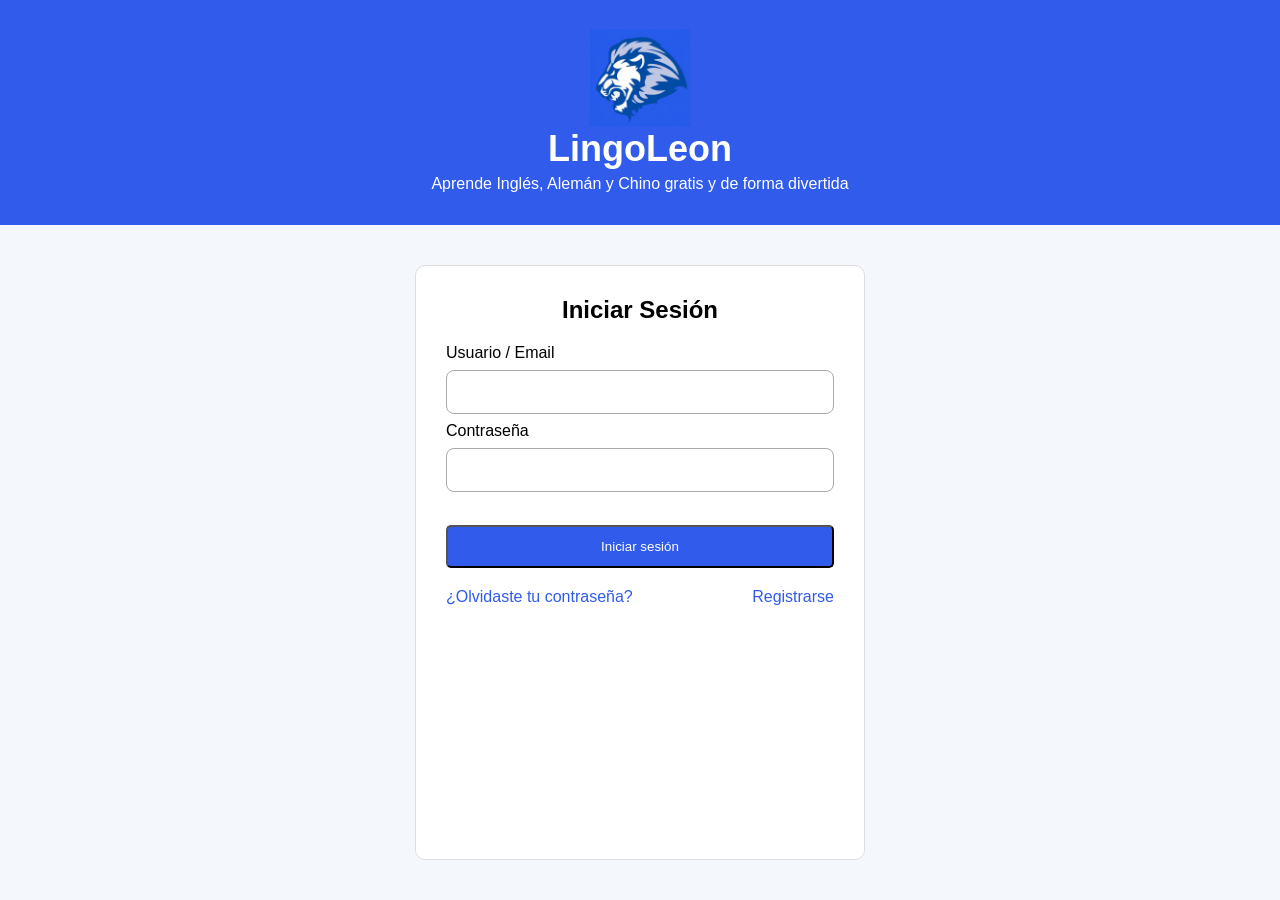
<file: index.html>
<!DOCTYPE html>
<html lang="es">
<head>
    <meta charset="UTF-8">
    <meta name="viewport" content="width=device-width, initial-scale=1.0">
    <title>Login</title>
    <link rel="stylesheet" href="css/styles_index.css">
</head>
<body>

    <main class="login">

        <header class="cabecera">
            <img src="img/logo_azul.png" alt="Logo">
            <div class="logotipo">LingoLeon</div>
            <p>Aprende Inglés, Alemán y Chino gratis y de forma divertida</p>
        </header>

        <section class="formulario">
            <h1>Iniciar Sesión</h1>
            <form action="pantalla_principal.html" method="get">
                <div class="campo">
                    <label for="usuario">Usuario / Email</label>
                    <input type="text" id="usuario" required>
                </div>

                <div class="campo">
                    <label for="contrasenia">Contraseña</label>
                    <input type="password" id="contrasenia" required>
                </div>

                <button type="submit">Iniciar sesión</button>
            </form>

            <div class="enlaces">
                <a href="recuperacion.html">¿Olvidaste tu contraseña?</a>
                <a href="registro.html">Registrarse</a>
            </div>
        </section>

    </main>

</body>
</html>
</file>
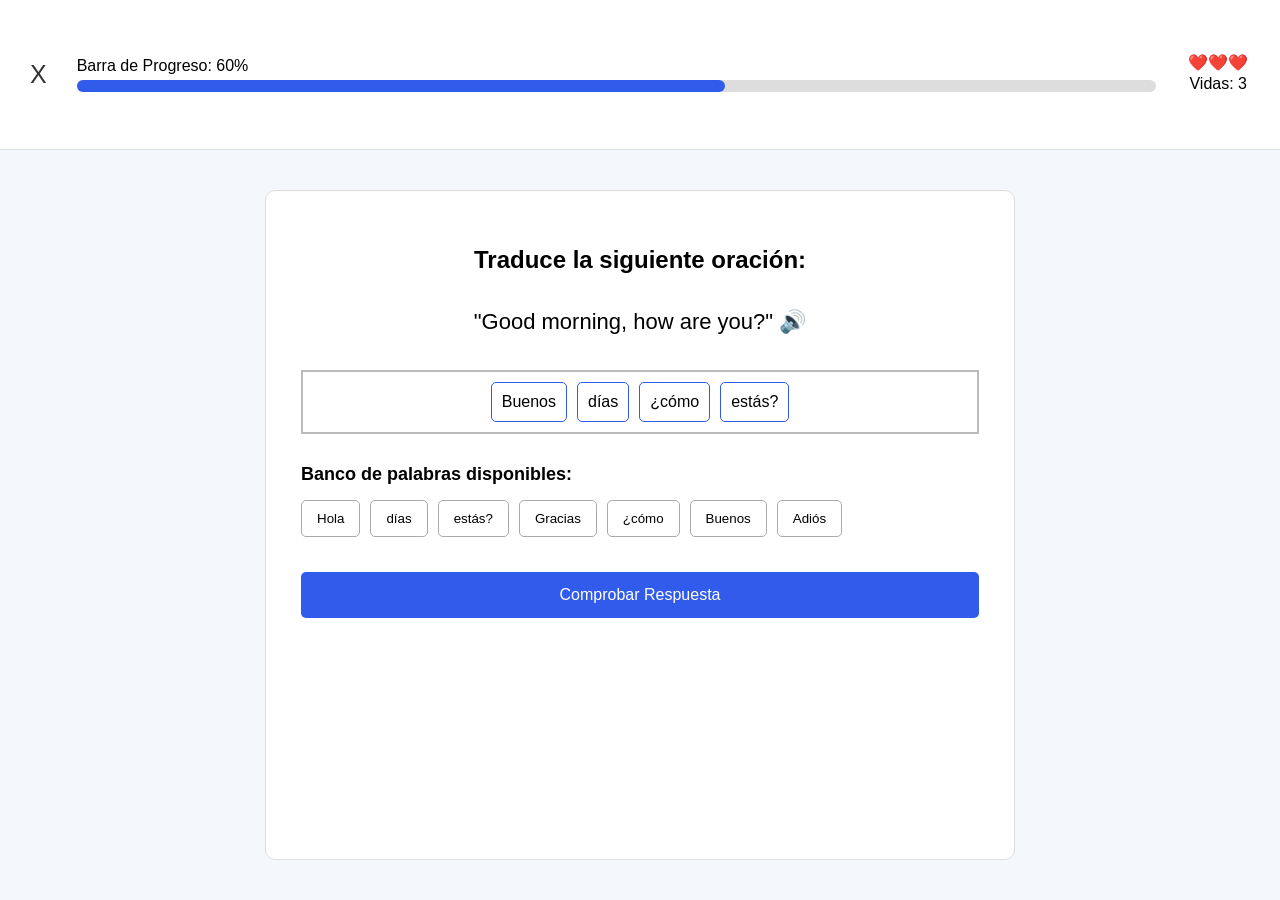
<file: leccion_interactiva.html>
<!DOCTYPE html>
<html lang="es">
<head>
    <meta charset="UTF-8">
    <meta name="viewport" content="width=device-width, initial-scale=1.0">
    <title>Leccion Interactiva</title>
    <link rel="stylesheet" href="css/styles_leccion_interactiva.css">
</head>
<body>

    <main class="leccion-pagina">

        <header class="superior">
            <a href="mapa_de_lecciones.html">X</a>

            <div class="progreso">
                <p>Barra de Progreso: 60%</p>
                <div class="barra-progreso">
                    <div></div>
                </div>
            </div>

            <div class="vidas"> 
                ❤️❤️❤️
                <p>Vidas: 3</p>
            </div>
        </header>

        <section class="ejercicio">

            <h1>Traduce la siguiente oración:</h1>

            <p class="frase">"Good morning, how are you?" 🔊</p>

            <div class="respuesta">
                <span>Buenos</span>
                <span>días</span>
                <span>¿cómo</span>
                <span>estás?</span>
            </div>

            <h2>Banco de palabras disponibles:</h2>

            <div class="banco">
                <button>Hola</button>
                <button>días</button>
                <button>estás?</button>
                <button>Gracias</button>
                <button>¿cómo</button>
                <button>Buenos</button>
                <button>Adiós</button>
            </div>

            <a href="mapa_de_lecciones.html">Comprobar Respuesta</a>

        </section>

    </main>

</body>
</html>
</file>
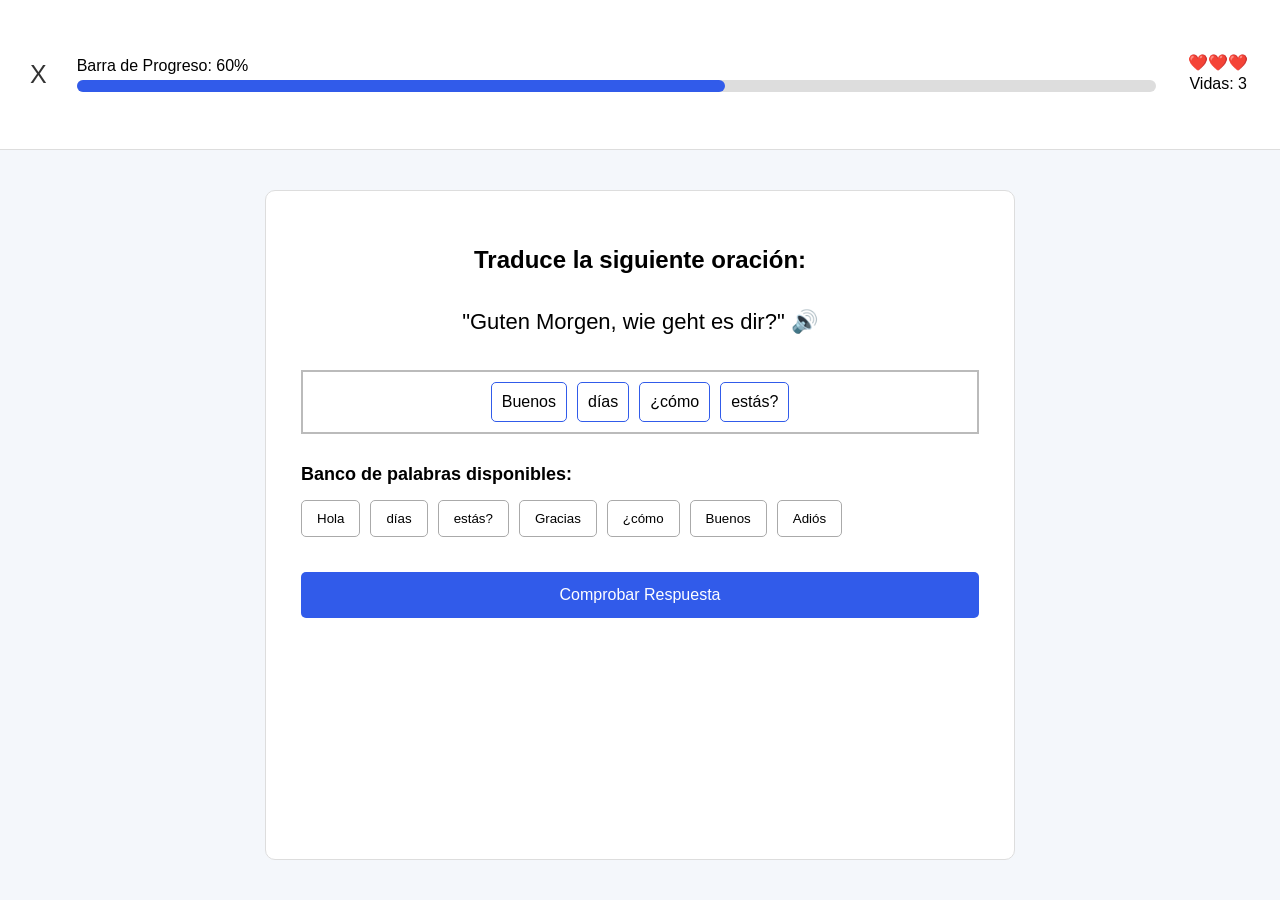
<file: leccion_interactiva_2.html>
<!DOCTYPE html>
<html lang="es">
<head>
    <meta charset="UTF-8">
    <meta name="viewport" content="width=device-width, initial-scale=1.0">
    <title>Leccion Interactiva</title>
    <link rel="stylesheet" href="css/styles_leccion_interactiva.css">
</head>
<body>

    <main class="leccion-pagina">

        <header class="superior">
            <a href="mapa_de_lecciones_2.html">X</a>

            <div class="progreso">
                <p>Barra de Progreso: 60%</p>
                <div class="barra-progreso">
                    <div></div>
                </div>
            </div>

            <div class="vidas"> 
                ❤️❤️❤️
                <p>Vidas: 3</p>
            </div>
        </header>

        <section class="ejercicio">

            <h1>Traduce la siguiente oración:</h1>

            <p class="frase">"Guten Morgen, wie geht es dir?" 🔊</p>

            <div class="respuesta">
                <span>Buenos</span>
                <span>días</span>
                <span>¿cómo</span>
                <span>estás?</span>
            </div>

            <h2>Banco de palabras disponibles:</h2>

            <div class="banco">
                <button>Hola</button>
                <button>días</button>
                <button>estás?</button>
                <button>Gracias</button>
                <button>¿cómo</button>
                <button>Buenos</button>
                <button>Adiós</button>
            </div>

            <a href="mapa_de_lecciones_2.html">Comprobar Respuesta</a>

        </section>

    </main>

</body>
</html>
</file>
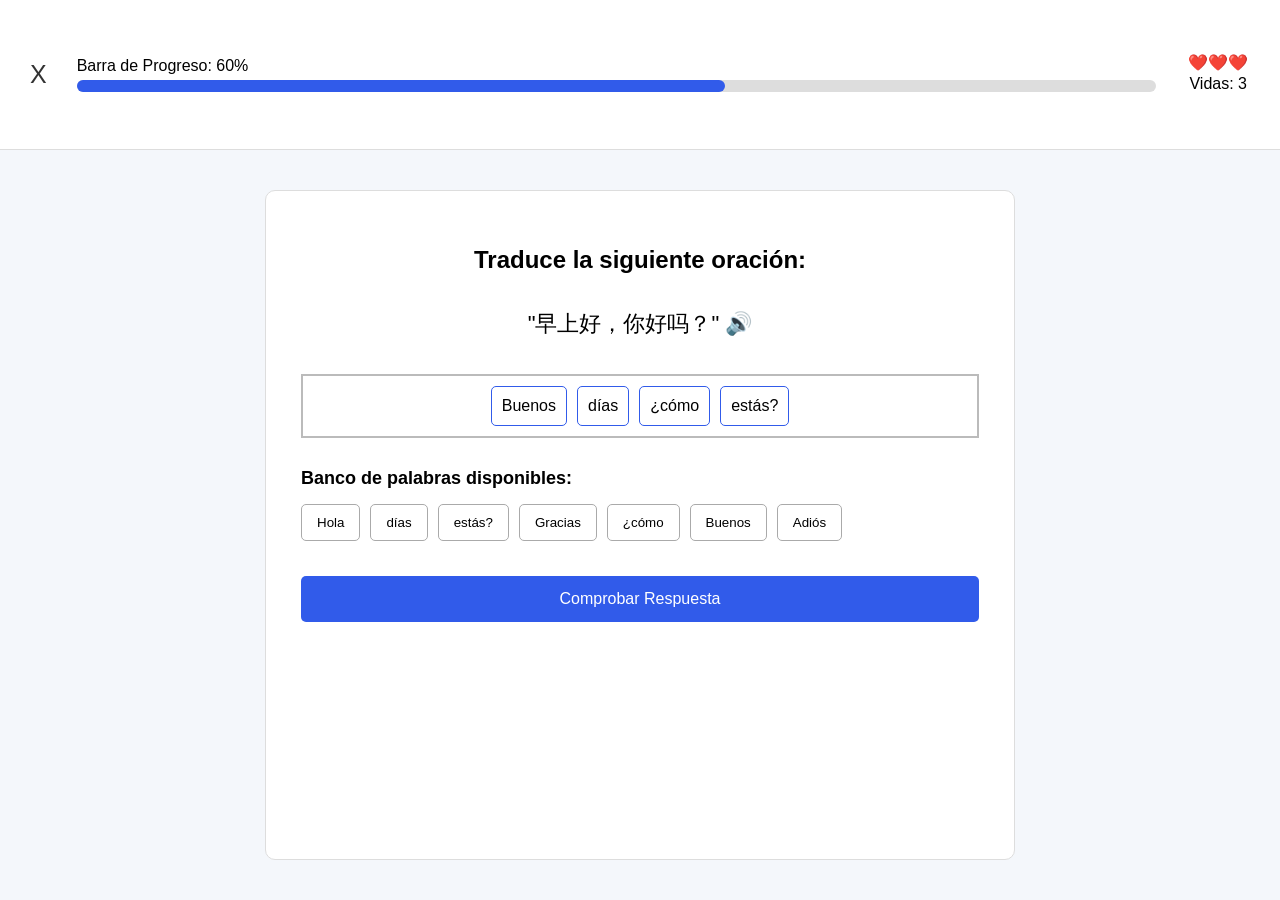
<file: leccion_interactiva_3.html>
<!DOCTYPE html>
<html lang="es">
<head>
    <meta charset="UTF-8">
    <meta name="viewport" content="width=device-width, initial-scale=1.0">
    <title>Leccion Interactiva</title>
    <link rel="stylesheet" href="css/styles_leccion_interactiva.css">
</head>
<body>

    <main class="leccion-pagina">

        <header class="superior">
            <a href="mapa_de_lecciones_3.html">X</a>

            <div class="progreso">
                <p>Barra de Progreso: 60%</p>
                <div class="barra-progreso">
                    <div></div>
                </div>
            </div>

            <div class="vidas"> 
                ❤️❤️❤️
                <p>Vidas: 3</p>
            </div>
        </header>

        <section class="ejercicio">

            <h1>Traduce la siguiente oración:</h1>

            <p class="frase">"早上好，你好吗？" 🔊</p>

            <div class="respuesta">
                <span>Buenos</span>
                <span>días</span>
                <span>¿cómo</span>
                <span>estás?</span>
            </div>

            <h2>Banco de palabras disponibles:</h2>

            <div class="banco">
                <button>Hola</button>
                <button>días</button>
                <button>estás?</button>
                <button>Gracias</button>
                <button>¿cómo</button>
                <button>Buenos</button>
                <button>Adiós</button>
            </div>

            <a href="mapa_de_lecciones_3.html">Comprobar Respuesta</a>

        </section>

    </main>

</body>
</html>
</file>
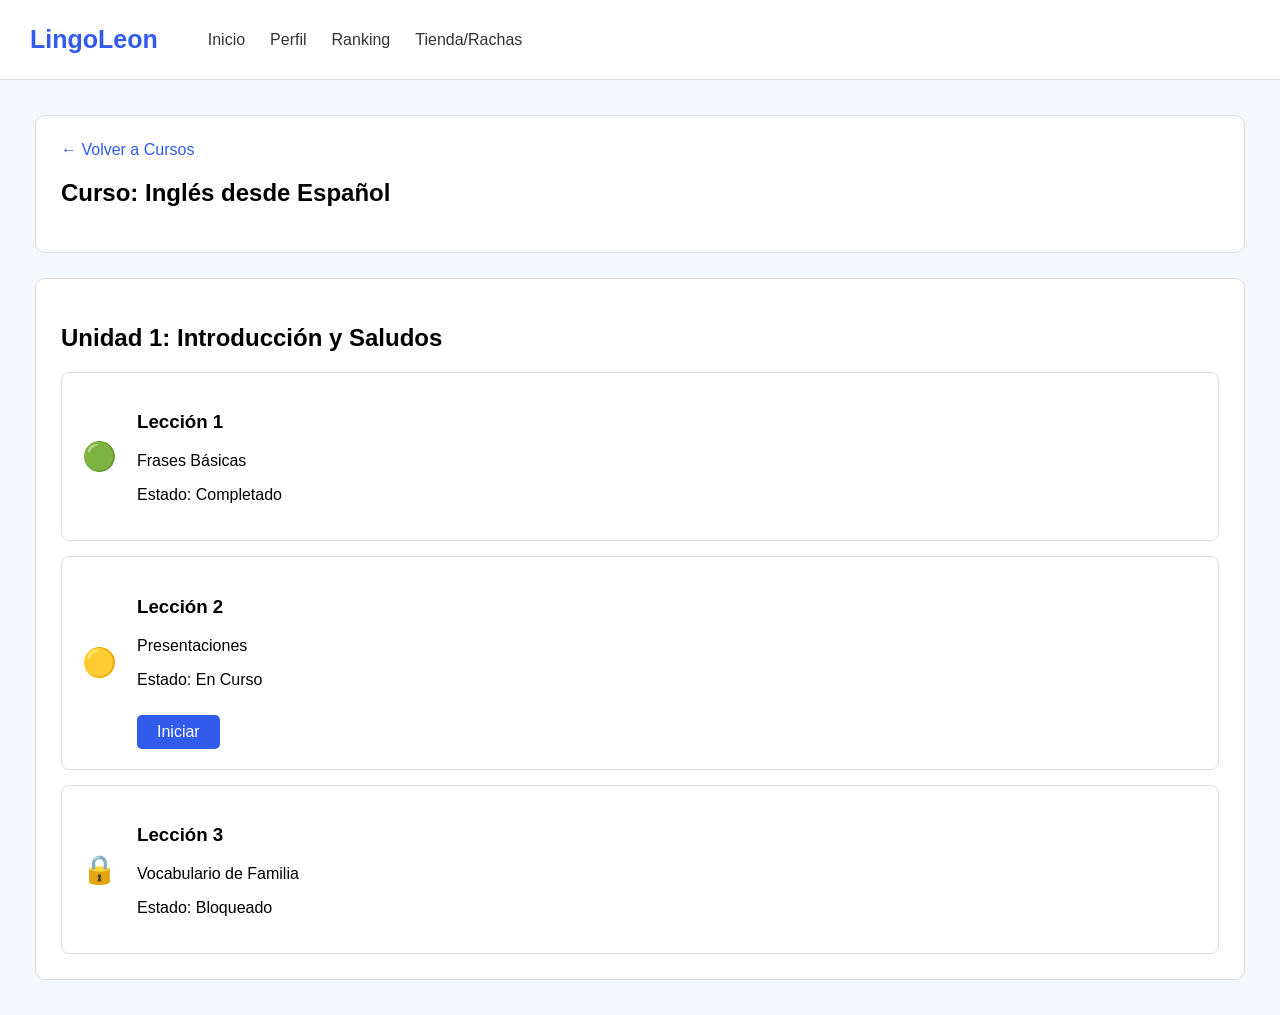
<file: mapa_de_lecciones.html>
<!DOCTYPE html>
<html lang="es">
<head>
    <meta charset="UTF-8">
    <meta name="viewport" content="width=device-width, initial-scale=1.0">
    <title>Mapa de Lecciones</title>
    <link rel="stylesheet" href="css/styles_mapa_de_lecciones.css">
</head>
<body>

    <main class="pagina">

        <header class="barra">
            <div class="logo">LingoLeon</div>

            <nav>
                <a href="pantalla_principal.html">Inicio</a>
                <a href="perfil.html">Perfil</a>
                <a href="ranking.html">Ranking</a>
                <a href="tienda.html">Tienda/Rachas</a>
            </nav>
        </header>

        <section class="curso">

            <div class="encabezado">
                <a href="pantalla_principal.html">← Volver a Cursos</a>
                <h1>Curso: Inglés desde Español</h1>
            </div>

            <div class="unidad">
                <h2>Unidad 1: Introducción y Saludos</h2>

                <div class="lecciones">

                    <article class="leccion">
                        <div class="estado">🟢</div>
                        <div>
                            <h3>Lección 1</h3>
                            <p>Frases Básicas</p>
                            <p>Estado: Completado</p>
                        </div>
                    </article>

                    <article class="leccion">
                        <div class="estado">🟡</div>
                        <div>
                            <h3>Lección 2</h3>
                            <p>Presentaciones</p>
                            <p>Estado: En Curso</p>
                            <a href="leccion_interactiva.html">Iniciar</a>
                        </div>
                    </article>

                    <article class="leccion">
                        <div class="estado">🔒</div>
                        <div>
                            <h3>Lección 3</h3>
                            <p>Vocabulario de Familia</p>
                            <p>Estado: Bloqueado</p>
                        </div>
                    </article>

                </div>
            </div>

        </section>

    </main>

</body>
</html>
</file>
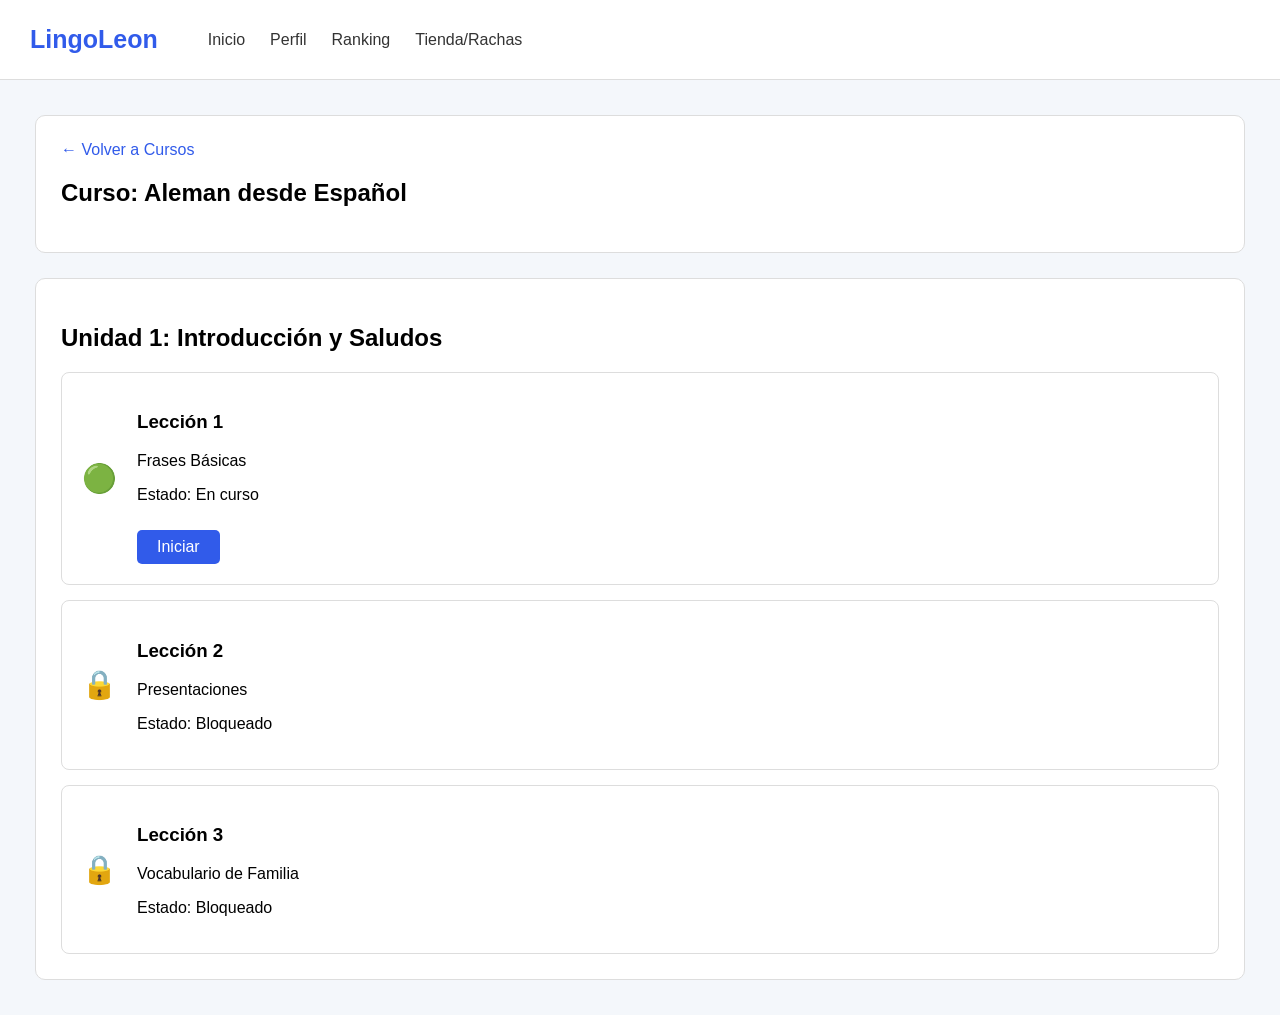
<file: mapa_de_lecciones_2.html>
<!DOCTYPE html>
<html lang="es">
<head>
    <meta charset="UTF-8">
    <meta name="viewport" content="width=device-width, initial-scale=1.0">
    <title>Mapa de Lecciones</title>
    <link rel="stylesheet" href="css/styles_mapa_de_lecciones.css">
</head>
<body>

    <main class="pagina">

        <header class="barra">
            <div class="logo">LingoLeon</div>

            <nav>
                <a href="pantalla_principal.html">Inicio</a>
                <a href="perfil.html">Perfil</a>
                <a href="ranking.html">Ranking</a>
                <a href="tienda.html">Tienda/Rachas</a>
            </nav>
        </header>

        <section class="curso">

            <div class="encabezado">
                <a href="pantalla_principal.html">← Volver a Cursos</a>
                <h1>Curso: Aleman desde Español</h1>
            </div>

            <div class="unidad">
                <h2>Unidad 1: Introducción y Saludos</h2>

                <div class="lecciones">

                    <article class="leccion">
                        <div class="estado">🟢</div>
                        <div>
                            <h3>Lección 1</h3>
                            <p>Frases Básicas</p>
                            <p>Estado: En curso</p>
                            <a href="leccion_interactiva_2.html">Iniciar</a>
                        </div>
                    </article>

                    <article class="leccion">
                        <div class="estado">🔒</div>
                        <div>
                            <h3>Lección 2</h3>
                            <p>Presentaciones</p>
                            <p>Estado: Bloqueado</p>
                        </div>
                    </article>

                    <article class="leccion">
                        <div class="estado">🔒</div>
                        <div>
                            <h3>Lección 3</h3>
                            <p>Vocabulario de Familia</p>
                            <p>Estado: Bloqueado</p>
                        </div>
                    </article>

                </div>
            </div>

        </section>

    </main>

</body>
</html>
</file>
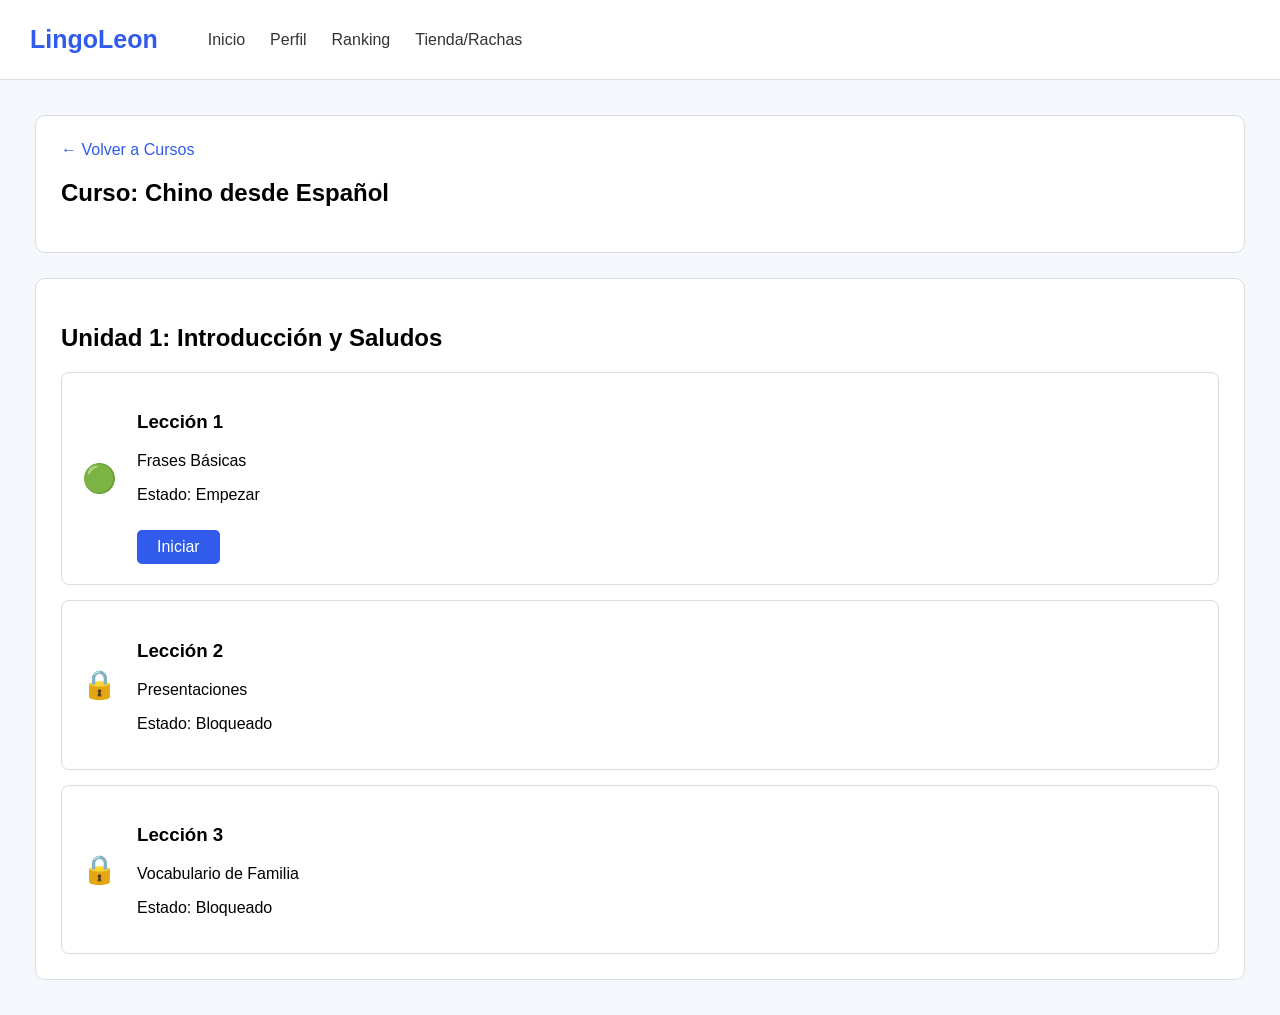
<file: mapa_de_lecciones_3.html>
<!DOCTYPE html>
<html lang="es">
<head>
    <meta charset="UTF-8">
    <meta name="viewport" content="width=device-width, initial-scale=1.0">
    <title>Mapa de Lecciones</title>
    <link rel="stylesheet" href="css/styles_mapa_de_lecciones.css">
</head>
<body>

    <main class="pagina">

        <header class="barra">
            <div class="logo">LingoLeon</div>

            <nav>
                <a href="pantalla_principal.html">Inicio</a>
                <a href="perfil.html">Perfil</a>
                <a href="ranking.html">Ranking</a>
                <a href="tienda.html">Tienda/Rachas</a>
            </nav>
        </header>

        <section class="curso">

            <div class="encabezado">
                <a href="pantalla_principal.html">← Volver a Cursos</a>
                <h1>Curso: Chino desde Español</h1>
            </div>

            <div class="unidad">
                <h2>Unidad 1: Introducción y Saludos</h2>

                <div class="lecciones">

                    <article class="leccion">
                        <div class="estado">🟢</div>
                        <div>
                            <h3>Lección 1</h3>
                            <p>Frases Básicas</p>
                            <p>Estado: Empezar</p>
                            <a href="leccion_interactiva_3.html">Iniciar</a>
                        </div>
                    </article>

                    <article class="leccion">
                        <div class="estado">🔒</div>
                        <div>
                            <h3>Lección 2</h3>
                            <p>Presentaciones</p>
                            <p>Estado: Bloqueado</p>
                        </div>
                    </article>

                    <article class="leccion">
                        <div class="estado">🔒</div>
                        <div>
                            <h3>Lección 3</h3>
                            <p>Vocabulario de Familia</p>
                            <p>Estado: Bloqueado</p>
                        </div>
                    </article>

                </div>
            </div>

        </section>

    </main>

</body>
</html>
</file>
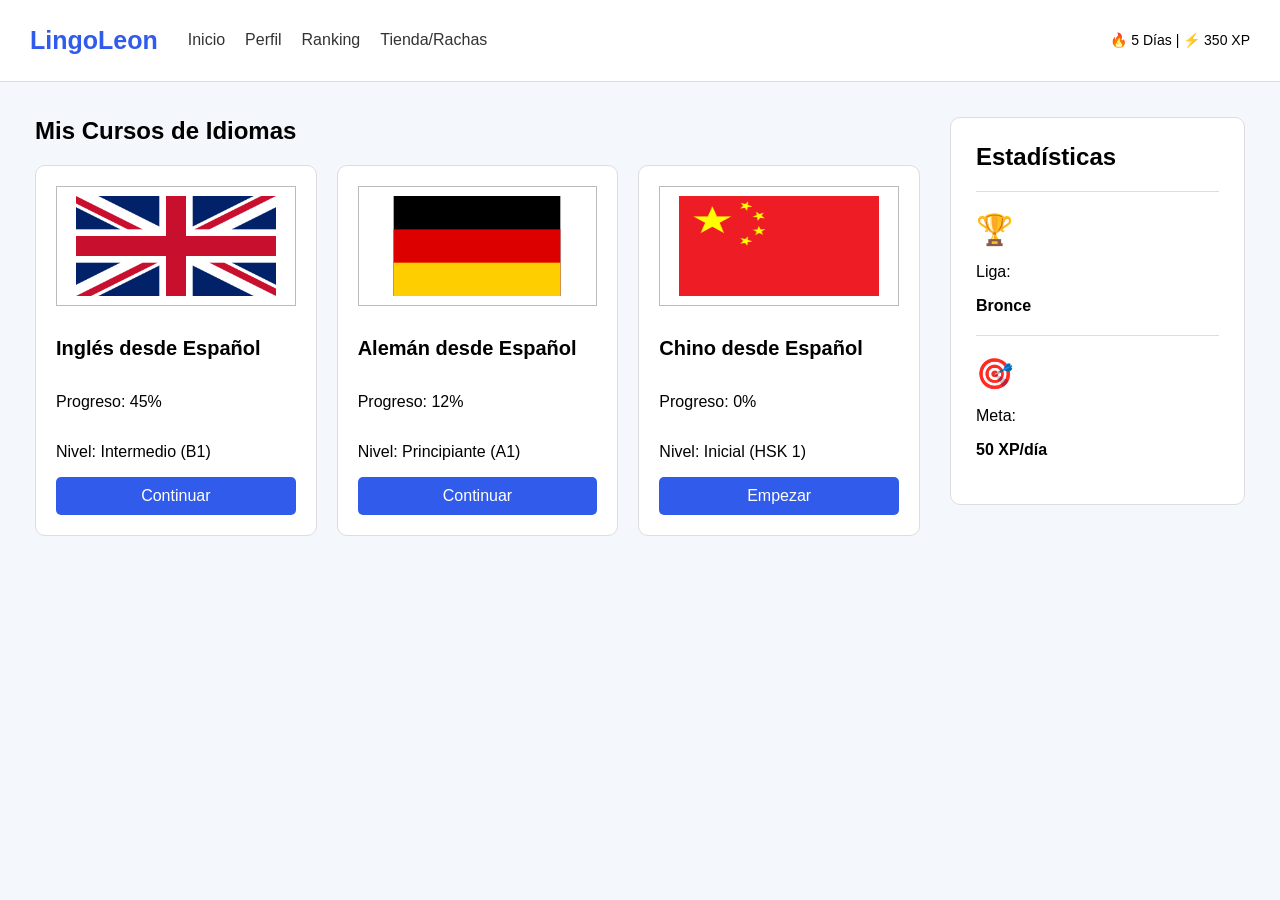
<file: pantalla_principal.html>
<!DOCTYPE html>
<html lang="es">
<head>
    <meta charset="UTF-8">
    <meta name="viewport" content="width=device-width, initial-scale=1.0">
    <title>Pantalla Principal</title>
    <link rel="stylesheet" href="css/styles_pantalla_principal.css">
</head>
<body>

    <main class="pagina">

        <header class="barra">
            <div class="logo">LingoLeon</div>

            <nav>
                <a href="pantalla_principal.html">Inicio</a>
                <a href="perfil.html">Perfil</a>
                <a href="ranking.html">Ranking</a>
                <a href="tienda.html">Tienda/Rachas</a>
            </nav>

            <div class="datos">
                🔥 5 Días | ⚡ 350 XP
            </div>
        </header>

        <section class="contenido">

            <div class="cursos">
                <h1>Mis Cursos de Idiomas</h1>

                <div class="tarjetas">

                    <article class="tarjeta">
                        <div class="imagen"><img src="img/bandera.ing.webp" alt="Bandera"></div>
                        <h2>Inglés desde Español</h2>
                        <p>Progreso: 45%</p>
                        <p>Nivel: Intermedio (B1)</p>
                        <a href="mapa_de_lecciones.html">Continuar</a>
                    </article>

                    <article class="tarjeta">
                        <div class="imagen"><img src="img/bandera_alem.svg" alt="bandera"></div>
                        <h2>Alemán desde Español</h2>
                        <p>Progreso: 12%</p>
                        <p>Nivel: Principiante (A1)</p>
                        <a href="mapa_de_lecciones_2.html">Continuar</a>
                    </article>

                    <article class="tarjeta">
                        <div class="imagen"><img src="img/bandera_china.webp" alt="Bandera"></div>
                        <h2>Chino desde Español</h2>
                        <p>Progreso: 0%</p>
                        <p>Nivel: Inicial (HSK 1)</p>
                        <a href="mapa_de_lecciones_3.html">Empezar</a>
                    </article>

                </div>
            </div>

            <aside class="estadisticas">
                <h2>Estadísticas</h2>

                <div class="estadistica">
                    <div class="icono">🏆</div>
                    <p>Liga:</p>
                    <strong>Bronce</strong>
                </div>

                <div class="estadistica">
                    <div class="icono">🎯</div>
                    <p>Meta:</p>
                    <strong>50 XP/día</strong>
                </div>
            </aside>

        </section>

    </main>

</body>
</html>
</file>
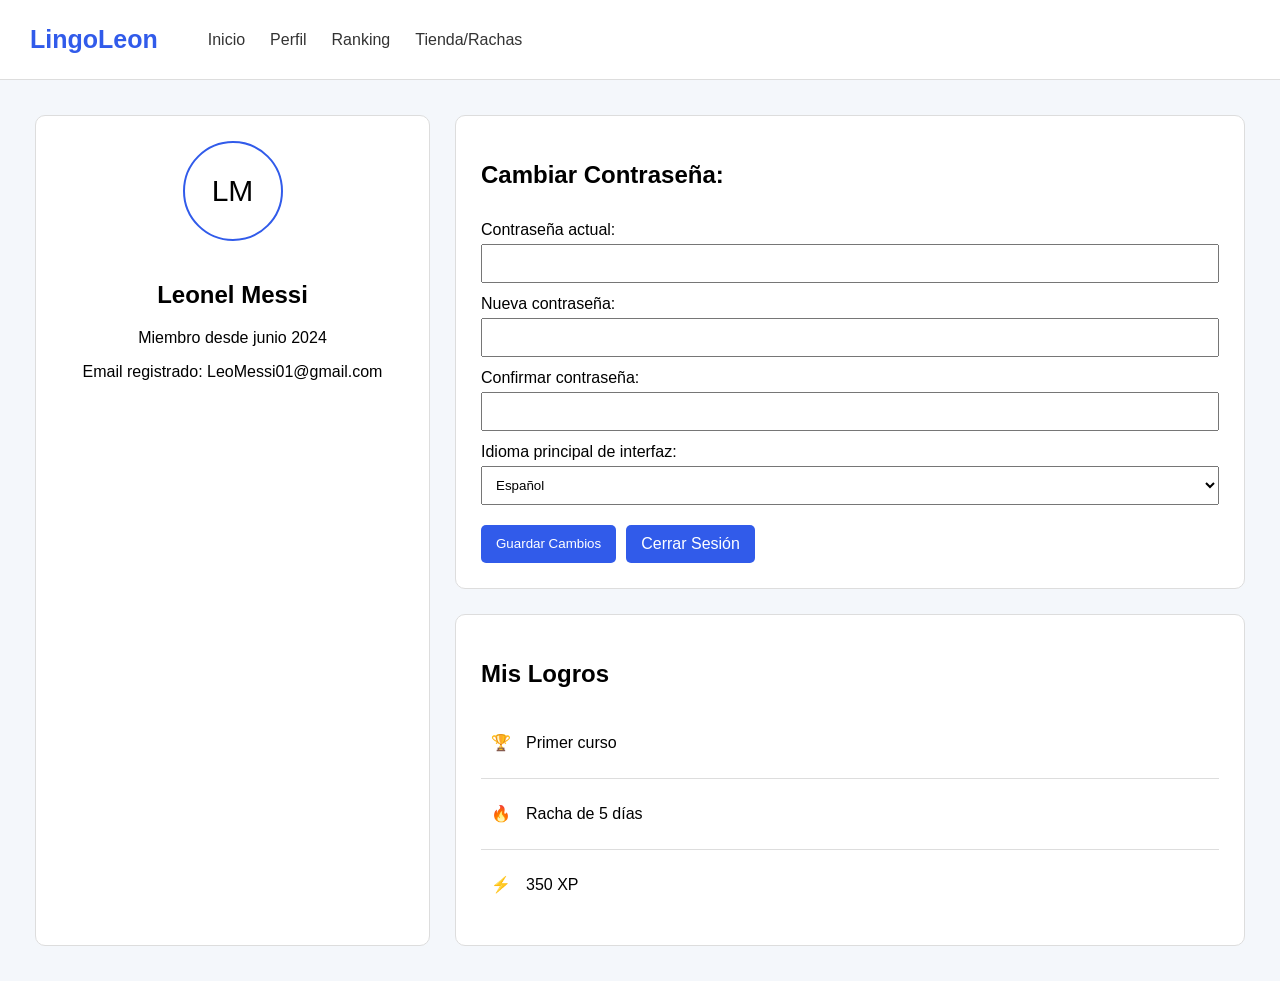
<file: perfil.html>
<!DOCTYPE html>
<html lang="es">
<head>
    <meta charset="UTF-8">
    <meta name="viewport" content="width=device-width, initial-scale=1.0">
    <title>Perfil</title>
    <link rel="stylesheet" href="css/Styles_perfil.css">
</head>
<body>

    <main class="pagina">

        <header class="barra">
            <div class="logo">LingoLeon</div>

            <nav>
                <a href="pantalla_principal.html">Inicio</a>
                <a href="perfil.html">Perfil</a>
                <a href="ranking.html">Ranking</a>
                <a href="tienda.html">Tienda/Rachas</a>
            </nav>
        </header>

        <section class="perfil">

            <div class="datos-personales">

                <div class="avatar">LM</div>

                <h1>Leonel Messi</h1>
                <p>Miembro desde junio 2024</p>
                <p>Email registrado: LeoMessi01@gmail.com</p>

            </div>

            <div class="ajustes">

                <h2>Cambiar Contraseña:</h2>
                <form action="perfil.html" method="get">
                <label>Contraseña actual:</label>
                <input type="password" required>

                <label>Nueva contraseña:</label>
                <input type="password" required>

                <label>Confirmar contraseña:</label>
                <input type="password" required>

                <label>Idioma principal de interfaz:</label>
                <select>
                    <option>Español</option>
                    <option>Inglés</option>
                    <option>Alemán</option>
                    <option>Chino</option>
                </select>

                <div class="botones">
                    <button type="submit">Guardar Cambios</button>
                    <a href="index.html">Cerrar Sesión</a>
                </div>
                </form>

            </div>

            <aside class="logros">

                <h2>Mis Logros</h2>

                <div class="logro">
                    🏆
                    <p>Primer curso</p>
                </div>

                <div class="logro">
                    🔥
                    <p>Racha de 5 días</p>
                </div>

                <div class="logro">
                    ⚡
                    <p>350 XP</p>
                </div>

            </aside>

        </section>

    </main>

</body>
</html>
</file>
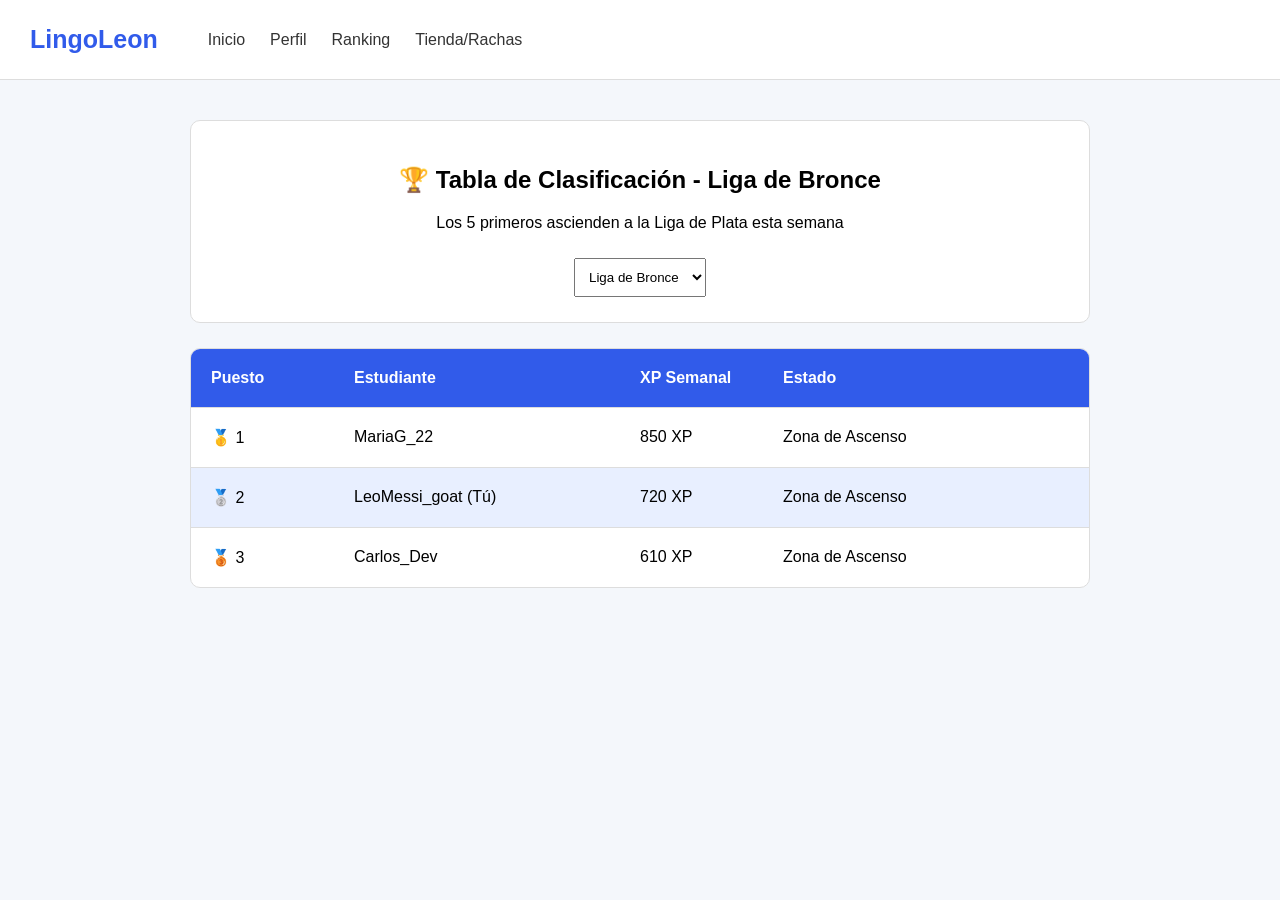
<file: ranking.html>
<!DOCTYPE html>
<html lang="es">
<head>
    <meta charset="UTF-8">
    <meta name="viewport" content="width=device-width, initial-scale=1.0">
    <title>Ranking</title>
    <link rel="stylesheet" href="css/styles_ranking.css">
</head>
<body>

    <main class="pagina">

        <header class="barra">
            <div class="logo">LingoLeon</div>

            <nav>
                <a href="pantalla_principal.html">Inicio</a>
                <a href="perfil.html">Perfil</a>
                <a href="ranking.html">Ranking</a>
                <a href="tienda.html">Tienda/Rachas</a>
            </nav>
        </header>

        <section class="ranking">

            <div class="encabezado">
                <h1>🏆 Tabla de Clasificación - Liga de Bronce</h1>
                <p>Los 5 primeros ascienden a la Liga de Plata esta semana</p>

                <select>
                    <option>Liga de Bronce</option>
                    <option>Liga de Plata</option>
                    <option>Liga de Oro</option>
                </select>
            </div>

            <div class="tabla">

                <div class="fila cabecera-tabla">
                    <strong>Puesto</strong>
                    <strong>Estudiante</strong>
                    <strong>XP Semanal</strong>
                    <strong>Estado</strong>
                </div>

                <div class="fila">
                    <span>🥇 1</span>
                    <span>MariaG_22</span>
                    <span>850 XP</span>
                    <span>Zona de Ascenso</span>
                </div>

                <div class="fila usuario">
                    <span>🥈 2</span>
                    <span>LeoMessi_goat (Tú)</span>
                    <span>720 XP</span>
                    <span>Zona de Ascenso</span>
                </div>

                <div class="fila">
                    <span>🥉 3</span>
                    <span>Carlos_Dev</span>
                    <span>610 XP</span>
                    <span>Zona de Ascenso</span>
                </div>

            </div>

        </section>

    </main>

</body>
</html>
</file>
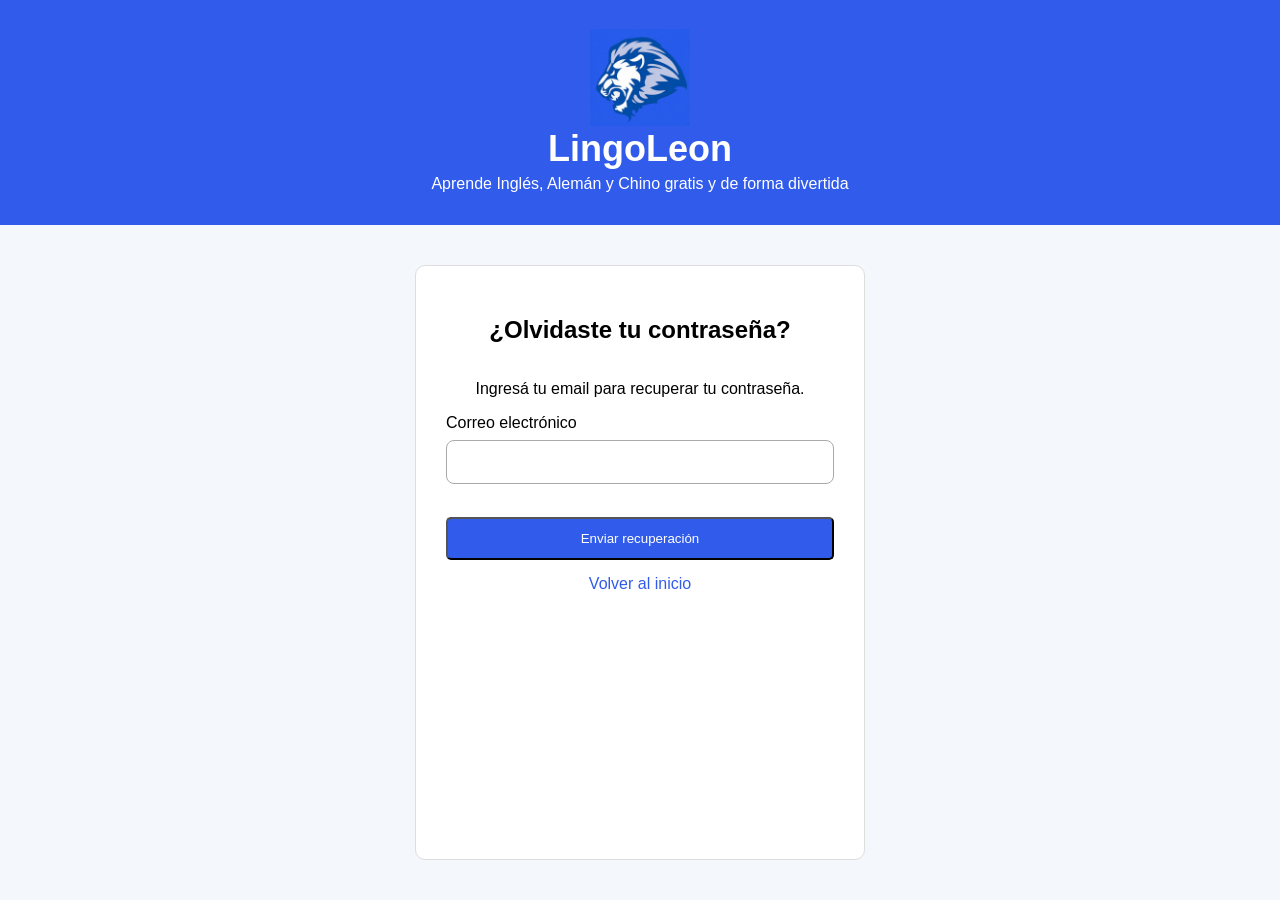
<file: recuperacion.html>
<!DOCTYPE html>
<html lang="es">
<head>
    <meta charset="UTF-8">
    <meta name="viewport" content="width=device-width, initial-scale=1.0">
    <title>Recuperar contraseña</title>
    <link rel="stylesheet" href="css/styles_recuperacion.css">
</head>
<body>

    <main class="recuperar">

        <header class="cabecera">
            <img src="img/logo_azul.png" alt="Logo">
            <div class="logotipo">LingoLeon</div>
            <p>Aprende Inglés, Alemán y Chino gratis y de forma divertida</p>
        </header>

        <section class="formulario">
            <h2>¿Olvidaste tu contraseña?</h2>

            <p>Ingresá tu email para recuperar tu contraseña.</p>
            <form action="index.html" method="get">
                 <div class="campo">
                    <label for="email">Correo electrónico</label>
                    <input type="email" id="email" required>
                </div>
                <button type="submit">Enviar recuperación</button>
            </form>

            <a class="volver" href="index.html">Volver al inicio</a>
        </section>

    </main>

</body>
</html>
</file>
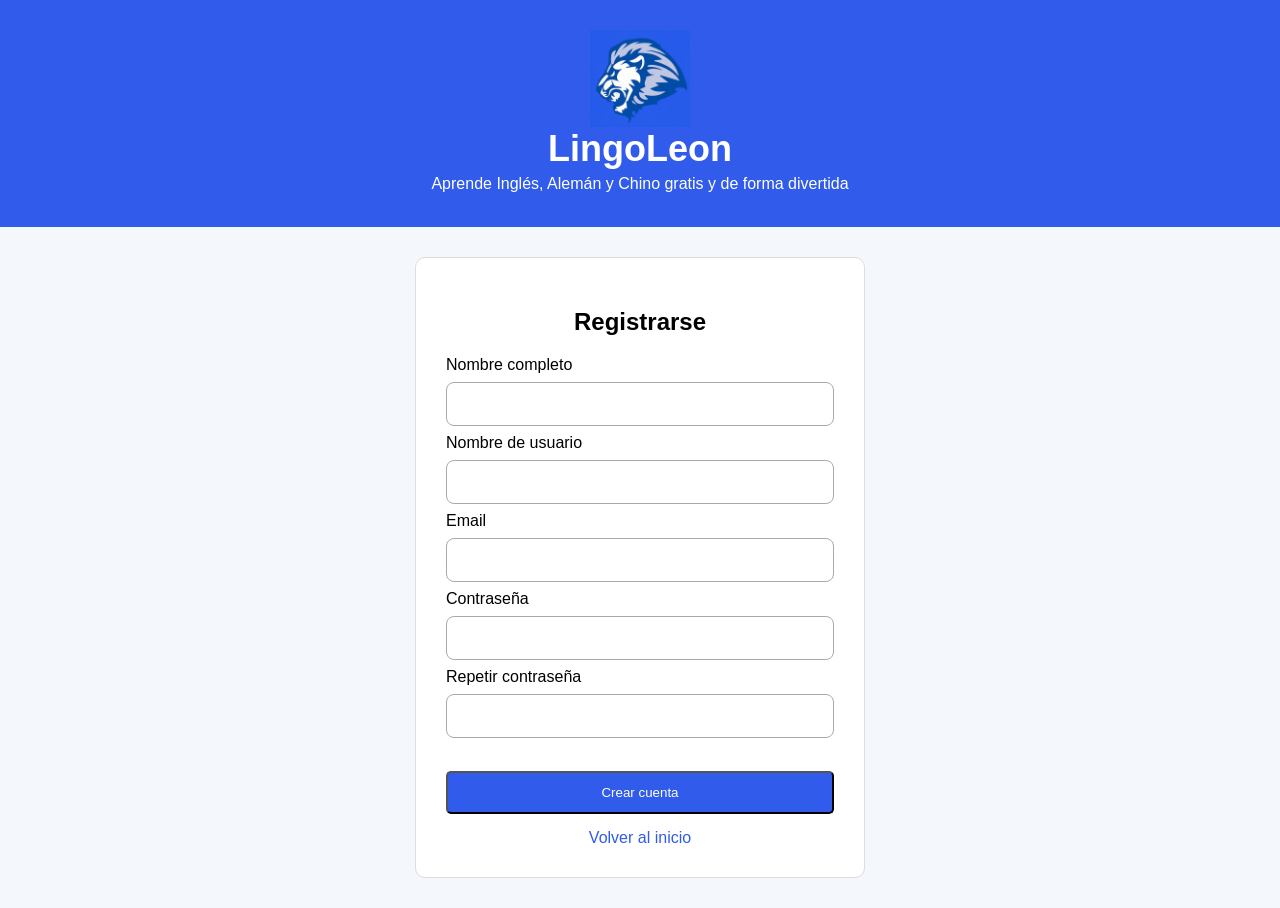
<file: registro.html>
<!DOCTYPE html>
<html lang="es">
<head>
    <meta charset="UTF-8">
    <meta name="viewport" content="width=device-width, initial-scale=1.0">
    <title>Registrarse</title>
    <link rel="stylesheet" href="css/styles_registro.css">
</head>
<body>

    <main class="registro">

        <header class="cabecera">
            <img src="img/logo_azul.png" alt="Logo">
            <div class="logotipo">LingoLeon</div>
            <p>Aprende Inglés, Alemán y Chino gratis y de forma divertida</p>
        </header>

        <section class="formulario">
            <h2>Registrarse</h2>

            <form action="index.html" method="get">

                <div class="campo">
                    <label for="nombre">Nombre completo</label>
                    <input type="text" id="nombre" required>
                </div>

                <div class="campo">
                    <label for="usuario">Nombre de usuario</label>
                    <input type="text" id="usuario" required>
                </div>

                <div class="campo">
                    <label for="email">Email</label>
                    <input type="email" id="email" required>
                </div>

                <div class="campo">
                    <label for="contrasenia">Contraseña</label>
                    <input type="password" id="contrasenia" required>
                </div>

                <div class="campo">
                    <label for="repetir">Repetir contraseña</label>
                    <input type="password" id="repetir" required>
                </div>

                <button type="submit">Crear cuenta</button>

            </form>

            <a class="volver" href="index.html">Volver al inicio</a>
        </section>

    </main>

</body>
</html>
</file>
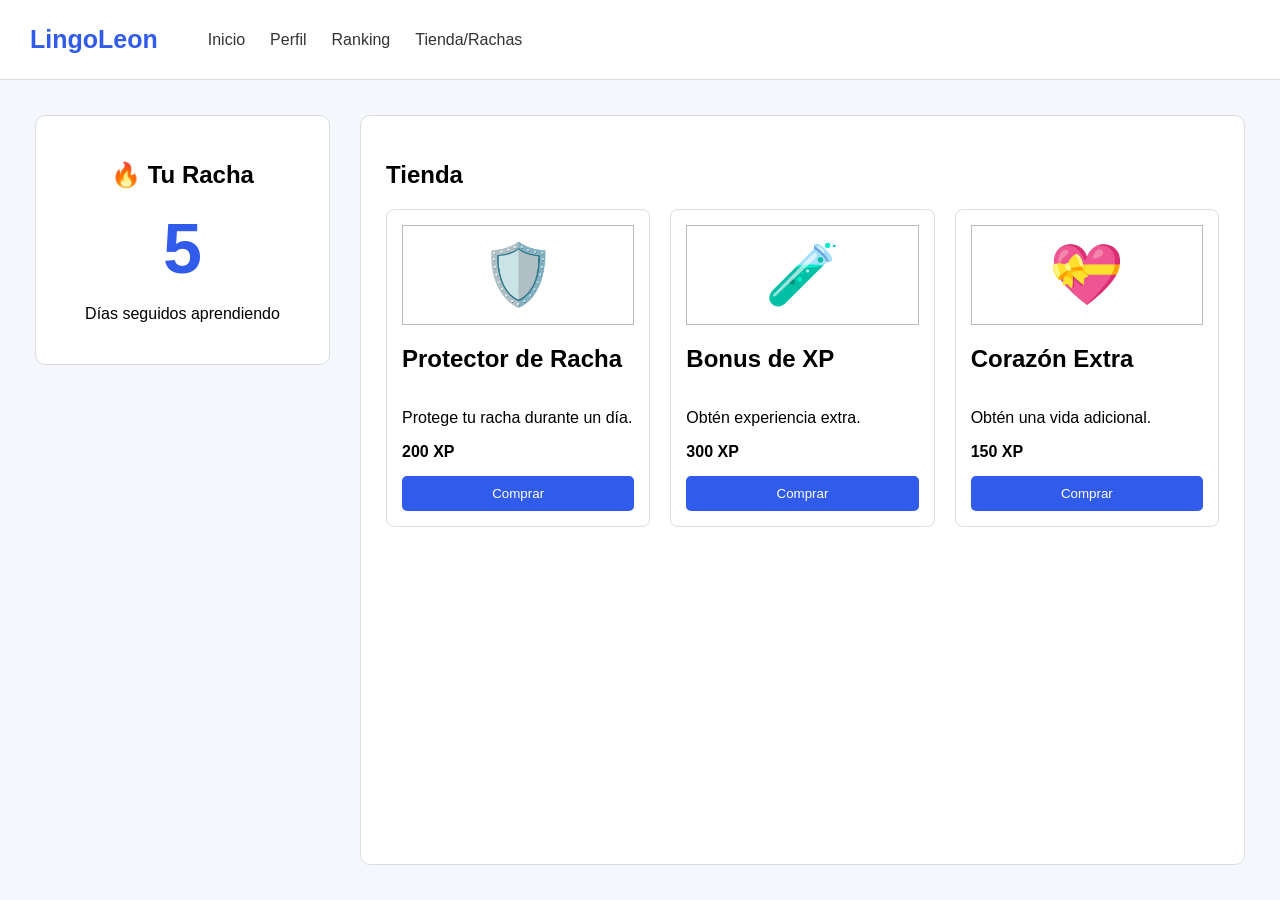
<file: tienda.html>
<!DOCTYPE html>
<html lang="es">
<head>
    <meta charset="UTF-8">
    <meta name="viewport" content="width=device-width, initial-scale=1.0">
    <title>Tienda y Rachas</title>
    <link rel="stylesheet" href="css/styles_tienda.css">
</head>
<body>

    <main class="pagina">

        <header class="barra">
            <div class="logo">LingoLeon</div>

            <nav>
                <a href="pantalla_principal.html">Inicio</a>
                <a href="perfil.html">Perfil</a>
                <a href="ranking.html">Ranking</a>
                <a href="tienda.html">Tienda/Rachas</a>
            </nav>
        </header>

        <section class="contenido">

            <div class="racha">
                <h1>🔥 Tu Racha</h1>
                <div class="numero">5</div>
                <p>Días seguidos aprendiendo</p>
            </div>

            <div class="tienda">

                <h1>Tienda</h1>

                <div class="productos">

                    <article>
                        <div class="imagen">🛡️</div>
                        <h2>Protector de Racha</h2>
                        <p>Protege tu racha durante un día.</p>
                        <strong>200 XP</strong>
                        <button>Comprar</button>
                    </article>

                    <article>
                        <div class="imagen">🧪</div>
                        <h2>Bonus de XP</h2>
                        <p>Obtén experiencia extra.</p>
                        <strong>300 XP</strong>
                        <button>Comprar</button>
                    </article>

                    <article>
                        <div class="imagen">💝</div>
                        <h2>Corazón Extra</h2>
                        <p>Obtén una vida adicional.</p>
                        <strong>150 XP</strong>
                        <button>Comprar</button>
                    </article>

                </div>

            </div>

        </section>

    </main>

</body>
</html>
</file>
<file: css/styles_index.css>
* {
    box-sizing: border-box;
}

body {
    margin: 0;
    font-family: Arial, sans-serif;
    background-color: #f4f7fb;
}

.login {
    min-height: 100vh;
    display: grid;
    grid-template-columns: 1fr;
    grid-template-rows:1fr 3fr;
}

.cabecera {
    background-color: #315bea;
    color: white;
    display: flex;
    flex-direction: column;
    align-items: center;
    justify-content: center;
}

.logotipo {
    font-size: 36px;
    font-weight: bold;
}
.cabecera img{
    width: 100px;
    height: 100px;
    object-fit: contain;
    
}

.cabecera p {
    margin: 5px;
}

.formulario {
    width: 450px;
    margin: 40px auto;
    padding: 30px;
    background-color: white;
    border: 1px solid #ddd;
    border-radius: 10px;
    display: flex;
    flex-direction: column;
}

.formulario h1 {
    text-align: center;
    margin-top: 0;
}
.formulario form{
    display: flex;
    flex-direction: column;
    gap: 8px;
}

.campo {
    display: flex;
    flex-direction: column;
    gap: 8px;
}

.campo input{
    padding: 12px;
    font-size: 16px;
    border: 1px solid #aaa;
    border-radius: 8px;
}

.formulario button {
    margin-top: 25px;
    padding: 12px;
    background-color: #315bea;
    color: white;
    text-align: center;
    text-decoration: none;
    display: flex;
    justify-content: center;
    border-radius: 5px;
}

.enlaces {
    display: flex;
    justify-content: space-between;
    margin-top: 20px;
}

.enlaces a {
    color: #315bea;
    text-decoration: none;
}

@media (max-width: 768px) {
    .formulario {
        width: 80%;
    }
}

@media (max-width: 576px) {
    .login {
        grid-template-rows: 0.9fr 3fr;
    }

    .cabecera {
        padding: 20px;
        text-align: center;
    }

    .logotipo {
        font-size: 30px;
    }

    .formulario {
        width: 90%;
        margin: 25px auto;
        padding: 20px;
    }

    .enlaces {
        flex-direction: column;
        gap: 10px;
        text-align: center;
    }
}
</file>
<file: css/styles_leccion_interactiva.css>
* {
    box-sizing: border-box;
}

body {
    margin: 0;
    font-family: Arial, sans-serif;
    background-color: #f4f7fb;
}

.leccion-pagina {
    min-height: 100vh;
    display: grid;
    grid-template-rows: 0.2fr 1fr;
}

.superior {
    background-color: white;
    border-bottom: 1px solid #ddd;
    display: flex;
    align-items: center;
    padding: 15px 30px;
    gap: 30px;
}

.superior  a {
    font-size: 25px;
    color: #333;
    text-decoration: none;
}

.progreso {
    flex: 1;
}

.progreso p {
    margin: 0 0 5px 0;
}

.barra-progreso {
    width: 100%;
    height: 12px;
    background-color: #ddd;
    border-radius: 10px;
}

.barra-progreso div {
    width: 60%;
    height: 100%;
    background-color: #315bea;
    border-radius: 10px;
}

.vidas {
    text-align: center;
}

.vidas p {
    margin: 3px;
} 

.ejercicio {
    width: 750px;
    margin: 40px auto;
    background-color: white;
    border: 1px solid #ddd;
    border-radius: 10px;
    padding: 35px;
}

.ejercicio h1 {
    text-align: center;
}

.frase {
    text-align: center;
    font-size: 22px;
    margin: 35px 0;
}

.respuesta {
    min-height: 60px;
    border: 2px solid #bbb;
    padding: 10px;
    display: flex;
    justify-content: center;
    gap: 10px;
    flex-wrap: wrap;
}

.respuesta span {
    border: 1px solid #315bea;
    padding: 10px;
    border-radius: 5px;
}

.ejercicio h2 {
    font-size: 18px;
    margin-top: 30px;
}

.banco {
    display: flex;
    gap: 10px;
    flex-wrap: wrap;
}

.banco button {
    background-color: white;
    border: 1px solid #aaa;
    padding: 10px 15px;
    border-radius: 5px;
}

.ejercicio a {
    display: flex;
    width: 100%;
    margin-top: 35px;
    padding: 14px;
    border: none;
    border-radius: 5px;
    background-color: #315bea;
    color: white;
    text-decoration: none;
    font-size: 16px;
    justify-content: center;
}

@media (max-width: 768px) {
    .ejercicio {
        width: 85%;
    }
}

@media (max-width: 576px) {
    .superior {
        padding: 10px;
        gap: 10px;
    }

    .ejercicio {
        width: 92%;
        margin: 20px auto;
        padding: 20px;
    }

    .frase {
        font-size: 18px;
    }
}
</file>
<file: css/styles_mapa_de_lecciones.css>
* {
    box-sizing: border-box;
}

body {
    margin: 0;
    font-family: Arial, sans-serif;
    background-color: #f4f7fb;
}

.pagina {
    min-height: 100vh;
    display: grid;
    grid-template-rows: 80px 1fr;
}

.barra {
    background-color: white;
    border-bottom: 1px solid #ddd;
    display: flex;
    align-items: center;
    padding: 30px;
}

.logo {
    font-size: 25px;
    font-weight: bold;
    color: #315bea;
    margin-right: 50px;
}

nav {
    display: flex;
    gap: 25px;
}

nav a {
    text-decoration: none;
    color: #333;
}

.curso {
    padding: 35px;
}

.encabezado {
    background-color: white;
    padding: 25px;
    border: 1px solid #ddd;
    border-radius: 10px;
}

.encabezado a {
    color: #315bea;
    text-decoration: none;
}

.unidad {
    margin-top: 25px;
    background-color: white;
    border: 1px solid #ddd;
    border-radius: 10px;
    padding: 25px;
}

.lecciones {
    display: flex;
    flex-direction: column;
    gap: 15px;
}

.leccion {
    display: flex;
    align-items: center;
    gap: 20px;
    border: 1px solid #ddd;
    border-radius: 8px;
    padding: 20px;
}

.estado {
    font-size: 28px;
}


.leccion a {
    display: inline-block;
    margin-top: 10px;
    padding: 8px 20px;
    background-color: #315bea;
    color: white;
    text-decoration: none;
    border-radius: 5px;
}

@media (max-width: 768px) {
    .curso {
        padding: 25px;
    }
}

@media (max-width: 576px) {
    .barra {
        padding: 15px;
        height: auto;
        flex-direction: column;
        align-items: flex-start;
        gap: 15px;
    }

    .pagina {
        grid-template-rows: auto 1fr;
    }

    nav {
        flex-direction: column;
        gap: 8px;
    }

    .curso {
        padding: 15px;
    }

    .leccion {
        align-items: flex-start;
    }
}
</file>
<file: css/styles_pantalla_principal.css>
* {
    box-sizing: border-box;
}

body {
    margin: 0;
    font-family: Arial, sans-serif;
    background-color: #f4f7fb;
}

.pagina {
    min-height: 100vh;
    display: grid;
    grid-template-rows: 0.1fr 1fr;
}

.barra {
    background-color: white;
    border-bottom: 1px solid #ddd;
    display: flex;
    align-items: center;
    padding: 0 30px;
    gap: 30px;
}

.logo {
    font-size: 25px;
    font-weight: bold;
    color: #315bea;
}

.barra nav {
    display: flex;
    gap: 20px;
    flex: 1;
}

.barra nav a {
    text-decoration: none;
    color: #333;
}

.datos {
    font-size: 14px;
}

.contenido {
    padding: 35px;
    display: grid;
    grid-template-columns: 3fr 1fr;
    gap: 30px;
}

.cursos h1 {
    margin-top: 0;
}

.tarjetas {
    display: grid;
    grid-template-columns: repeat(3, 1fr);
    gap: 20px;
}

.tarjeta {
    background-color: white;
    border: 1px solid #ddd;
    border-radius: 10px;
    padding: 20px;
    display: flex;
    flex-direction: column;
}

.imagen {
    height: 120px;
    border: 1px solid #bbb;
    display: flex;
    justify-content: center;
    align-items: center;
    margin-bottom: 15px;
}
.imagen img{
    width: 200px;
    height: 100px;
}

.tarjeta h2 {
    font-size: 20px;
}

.tarjeta a {
    background-color: #315bea;
    color: white;
    text-align: center;
    padding: 10px;
    text-decoration: none;
    border-radius: 5px;
    margin-top: auto;
}

.estadisticas {
    background-color: white;
    border: 1px solid #ddd;
    border-radius: 10px;
    padding: 25px;
    height: fit-content;
}

.estadisticas h2 {
    margin-top: 0;
}

.estadistica {
    border-top: 1px solid #ddd;
    padding: 20px 0;
}

.icono {
    font-size: 30px;
}

@media (max-width: 768px) {
    .barra {
        padding: 15px;
        flex-wrap: wrap;
        height: auto;
    }

    .pagina {
        grid-template-rows: auto 1fr;
    }

    .contenido {
        grid-template-columns: 1fr;
    }

    .tarjetas {
        grid-template-columns: 1fr 1fr;
    }
}

@media (max-width: 576px) {
    .barra {
        flex-direction: column;
        align-items: flex-start;
    }

    .barra nav {
        flex-direction: column;
        gap: 8px;
    }

    .contenido {
        padding: 20px;
    }

    .tarjetas {
        grid-template-columns: 1fr;
    }
}
</file>
<file: css/Styles_perfil.css>
* {
    box-sizing: border-box;
}

body {
    margin: 0;
    font-family: Arial, sans-serif;
    background-color: #f4f7fb;
}

.pagina {
    min-height: 100vh;
    display: grid;
    grid-template-rows: 80px 1fr;
}

.barra {
    background-color: white;
    border-bottom: 1px solid #ddd;
    display: flex;
    align-items: center;
    padding: 0 30px;
}

.logo {
    font-size: 25px;
    font-weight: bold;
    color: #315bea;
    margin-right: 50px;
}

nav {
    display: flex;
    gap: 25px;
}

nav a {
    text-decoration: none;
    color: #333;
}

.perfil {
    padding: 35px;
    display: grid;
    grid-template-columns: 1fr 2fr;
    gap: 25px;
}

.datos-personales,
.ajustes,
.logros {
    background-color: white;
    border: 1px solid #ddd;
    border-radius: 10px;
    padding: 25px;
}

.datos-personales {
    grid-row: span 2;
    text-align: center;
}

.avatar {
    width: 100px;
    height: 100px;
    border-radius: 50%;
    border: 2px solid #315bea;
    display: flex;
    justify-content: center;
    align-items: center;
    margin: 0 auto 40px auto;
    font-size: 30px;
}

.ajustes form{
    display: flex;
    flex-direction: column;
}

.ajustes form label {
    margin-top: 12px;
}

.ajustes form input,
.ajustes form select {
    margin-top: 5px;
    padding: 10px;
}

.botones {
    display: flex;
    gap: 10px;
    margin-top: 20px;
}

.botones button,
.botones a {
    padding: 10px 15px;
    border: none;
    background-color: #315bea;
    color: white;
    text-decoration: none;
    border-radius: 5px;
}

.logro {
    display: flex;
    align-items: center;
    gap: 15px;
    border-top: 1px solid #ddd;
    padding: 10px;
}

.logro:first-of-type {
    border-top: none;
}

@media (max-width: 768px) {
    .perfil {
        grid-template-columns: 1fr;
    }

    .datos-personales {
        grid-row: auto;
    }
}

@media (max-width: 576px) {
    .barra {
        height: auto;
        padding: 15px;
        flex-direction: column;
        align-items: flex-start;
        gap: 15px;
    }

    nav {
        flex-direction: column;
        gap: 8px;
    }

    .pagina {
        grid-template-rows: auto 1fr;
    }

    .perfil {
        padding: 15px;
    }

    .botones {
        flex-direction: column;
    }
}
</file>
<file: css/styles_ranking.css>
* {
    box-sizing: border-box;
}

body {
    margin: 0;
    font-family: Arial, sans-serif;
    background-color: #f4f7fb;
}

.pagina {
    min-height: 100vh;
    display: grid;
    grid-template-rows: 80px 1fr;
}

.barra {
    background-color: white;
    border-bottom: 1px solid #ddd;
    display: flex;
    align-items: center;
    padding: 0 30px;
}

.logo {
    font-size: 25px;
    font-weight: bold;
    color: #315bea;
    margin-right: 50px;
}

nav {
    display: flex;
    gap: 25px;
}

nav a {
    color: #333;
    text-decoration: none;
}

.ranking {
    width: 900px;
    margin: 40px auto;
}

.encabezado {
    background-color: white;
    border: 1px solid #ddd;
    border-radius: 10px;
    padding: 25px;
    text-align: center;
}

.encabezado select {
    padding: 10px;
    margin-top: 10px;
}

.tabla {
    background-color: white;
    border: 1px solid #ddd;
    margin-top: 25px;
    border-radius: 10px;
    overflow: hidden;
}

.fila {
    display: grid;
    grid-template-columns: 1fr 2fr 1fr 2fr;
    padding: 20px;
    border-bottom: 1px solid #ddd;
    align-items: center;
}

.fila:last-child {
    border-bottom: none;
}

.cabecera-tabla {
    background-color: #315bea;
    color: white;
}

.usuario {
    background-color: #e8efff;
}

@media (max-width: 768px) {
    .ranking {
        width: 90%;
    }
}

@media (max-width: 576px) {
    .barra {
        height: auto;
        padding: 15px;
        flex-direction: column;
        align-items: flex-start;
        gap: 15px;
    }

    .pagina {
        grid-template-rows: auto 1fr;
    }

    nav {
        flex-direction: column;
        gap: 8px;
    }

    .ranking {
        width: 94%;
        margin: 20px auto;
    }

    .fila {
        grid-template-columns: 1fr;
        gap: 8px;
    }
}
</file>
<file: css/styles_recuperacion.css>
* {
    box-sizing: border-box;
}

body {
    margin: 0;
    font-family: Arial, sans-serif;
    background-color: #f4f7fb;
}

.recuperar {
    min-height: 100vh;
    display: grid;
    grid-template-columns: 1fr;
    grid-template-rows: 1fr 3fr;
}

.cabecera {
    background-color: #315bea;
    color: white;
    display: flex;
    flex-direction: column;
    align-items: center;
    justify-content: center;
}

.cabecera img{
    width: 100px;
    height: 100px;
    object-fit: contain;
}
.logotipo {
    font-size: 36px;
    font-weight: bold;
}
.cabecera p{
    margin: 5px;
}

.formulario {
    width: 450px;
    margin: 40px auto;
    padding: 30px;
    background-color: white;
    border: 1px solid #ddd;
    border-radius: 10px;
    display: flex;
    flex-direction: column;
}

.formulario h2 {
    text-align: center;
}

.formulario p {
    text-align: center;
}

.formulario form{
    display: flex;
    flex-direction: column;
    gap: 8px;
}

.campo {
    display: flex;
    flex-direction: column;
    gap: 8px;
}

.campo input{
    padding: 12px;
    font-size: 16px;
    border: 1px solid #aaa;
    border-radius: 8px;
}
.formulario button {
    margin-top: 25px;
    background-color: #315bea;
    color: white;
    text-align: center;
    text-decoration: none;
    padding: 12px;
    border-radius: 5px;
}

.volver {
    text-align: center;
    margin-top: 15px;
    color: #315bea;
    text-decoration: none;
}

@media (max-width: 768px) {
    .formulario {
        width: 80%;
    }
}

@media (max-width: 576px) {
    .recuperar {
        grid-template-rows: 0.9fr 3fr;
    }
    .formulario {
        width: 90%;
        margin: 25px auto;
        padding: 20px;
    }
    .cabecera {
        padding: 20px;
        text-align: center;
    }

    .logotipo {
        font-size: 30px;
    }
}
</file>
<file: css/styles_registro.css>
* {
    box-sizing: border-box;
}

body {
    margin: 0;
    font-family: Arial, sans-serif;
    background-color: #f4f7fb;
}

.registro {
    min-height: 100vh;
    display: grid;
    grid-template-columns: 1fr;
    grid-template-rows:1fr 3fr;
}

.cabecera {
    background-color: #315bea;
    color: white;
    display: flex;
    flex-direction: column;
    align-items: center;
    justify-content: center;
}

.logotipo {
    font-size: 36px;
    font-weight: bold;
}
.cabecera img{
    width: 100px;
    height: 100px;
    object-fit: contain;
    
}

.cabecera p {
    margin: 5px;
}

.formulario {
    width: 450px;
    margin: 30px auto;
    background-color: white;
    padding: 30px;
    border-radius: 10px;
    border: 1px solid #ddd;
    display: flex;
    flex-direction: column;
}

.formulario h2 {
    text-align: center;
}

.formulario form{
    display: flex;
    flex-direction: column;
    gap: 8px;
}

.campo {
    display: flex;
    flex-direction: column;
    gap: 8px;
}

.campo input{
    padding: 12px;
    font-size: 16px;
    border: 1px solid #aaa;
    border-radius: 8px;
}

.formulario button {
    margin-top: 25px;
    padding: 12px;
    background-color: #315bea;
    color: white;
    text-align: center;
    text-decoration: none;
    display: flex;
    justify-content: center;
    border-radius: 5px;
}

.volver {
    margin-top: 15px;
    text-align: center;
    color: #315bea;
    text-decoration: none;
}

@media (max-width: 768px) {
    .formulario {
        width: 80%;
    }
}

@media (max-width: 576px) {
    .registro {
        grid-template-rows: 0.9fr 3fr;
    }
    .formulario {
        width: 90%;
        margin: 25px auto;
        padding: 20px;
    }
    .cabecera {
        padding: 20px;
        text-align: center;
    }

    .logotipo {
        font-size: 30px;
    }
}
</file>
<file: css/styles_tienda.css>
* {
    box-sizing: border-box;
}

body {
    margin: 0;
    font-family: Arial, sans-serif;
    background-color: #f4f7fb;
}

.pagina {
    min-height: 100vh;
    display: grid;
    grid-template-rows: 80px 1fr;
}

.barra {
    background-color: white;
    border-bottom: 1px solid #ddd;
    display: flex;
    align-items: center;
    padding: 0 30px;
}

.logo {
    font-size: 25px;
    font-weight: bold;
    color: #315bea;
    margin-right: 50px;
}

nav {
    display: flex;
    gap: 25px;
}

nav a {
    color: #333;
    text-decoration: none;
}

.contenido {
    padding: 35px;
    display: grid;
    grid-template-columns: 1fr 3fr;
    gap: 30px;
}

.racha,
.tienda {
    background-color: white;
    border: 1px solid #ddd;
    border-radius: 10px;
    padding: 25px;
}

.racha {
    text-align: center;
    height: fit-content;
}

.numero {
    font-size: 70px;
    font-weight: bold;
    color: #315bea;
}

.productos {
    display: grid;
    grid-template-columns: repeat(3, 1fr);
    gap: 20px;
}

.productos article {
    border: 1px solid #ddd;
    border-radius: 8px;
    padding: 15px;
    display: flex;
    flex-direction: column;
}

.imagen {
    height: 100px;
    border: 1px solid #bbb;
    font-size: 60px;
    display: flex;
    align-items: center;
    justify-content: center;
}

.productos button {
    margin-top: 15px;
    padding: 10px;
    background-color: #315bea;
    border: none;
    border-radius: 5px;
    color: white;
}

@media (max-width: 768px) {
    .contenido {
        grid-template-columns: 1fr;
    }

    .productos {
        grid-template-columns: 1fr 1fr;
    }
}

@media (max-width: 576px) {
    .barra {
        height: auto;
        padding: 15px;
        flex-direction: column;
        align-items: flex-start;
        gap: 15px;
    }

    .pagina {
        grid-template-rows: auto 1fr;
    }

    nav {
        flex-direction: column;
        gap: 8px;
    }

    .contenido {
        padding: 15px;
    }

    .productos {
        grid-template-columns: 1fr;
    }
}
</file>
